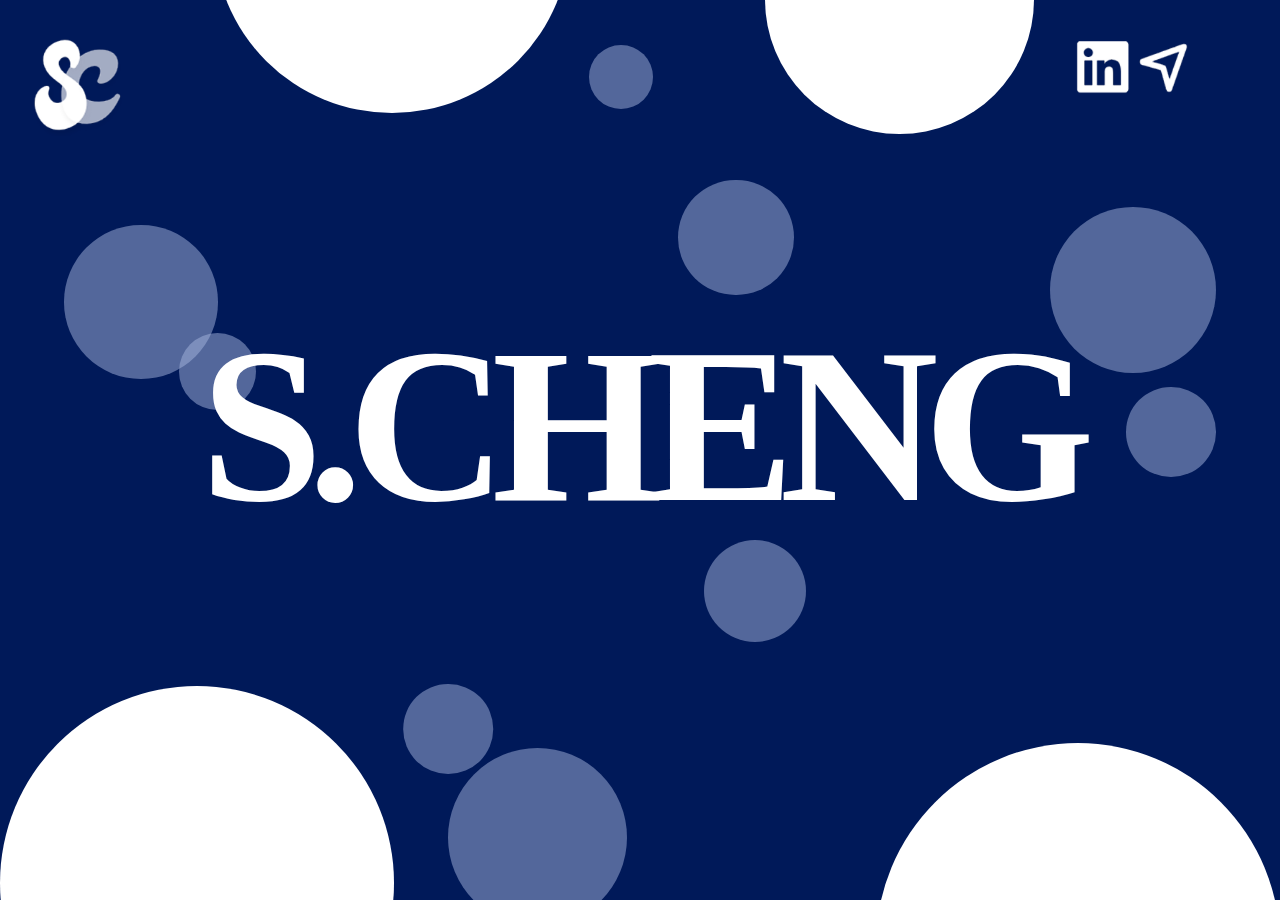
<file: index.html>
<!DOCTYPE html>
<html lang="en">
<head>
    <meta charset="UTF-8">
    <meta name="viewport" content="width=device-width, initial-scale=1.0">
    <title>Portfolio</title>
    <link rel="stylesheet" href="style.css">
</head>
<body>
    <div class="home-page">
        <div class="ellipse-design">
            <div class="circle circle-1"></div>
            <div class="circle circle-2"></div>
            <div class="circle circle-3"></div>
            <div class="circle circle-4"></div>
            <div class="circle circle-5"></div>
            <div class="circle circle-6"></div>
            <div class="circle circle-7"></div>
            <div class="circle circle-8"></div>
            <div class="circle circle-9"></div>
        </div>
        
        <!-- Header Elements -->
        <div class="home-button">
            <img src="assets/Home_button.png" alt="Home">
        </div>
        
        <a href="https://www.linkedin.com" target="_blank" class="linkedin-icon">
            <img src="assets/Linkedln.png" alt="LinkedIn">
        </a>
        
        <a href="mailto:contact@scheng.com" class="email-icon">
            <img src="assets/Email.png" alt="Email">
        </a>
        
        <!-- Main Title -->
        <div class="title-container">
            <div class="title-short">
                <h1 class="title-text">S.CHENG</h1>
            </div>
            <div class="title-full">
                <img src="assets/SheilaNicoleCheng.png" alt="Sheila Nicole Cheng">
            </div>
        </div>
        
        <!-- Button Circles -->
        <a href="posters.html" class="btn-circle posters-btn">Posters</a>
        <a href="contacts.html" class="btn-circle contacts-btn">Contacts</a>
        <a href="projects.html" class="btn-circle projects-btn">Projects</a>
        <a href="profile.html" class="btn-circle profile-btn">Profile</a>
    </div>
    <script src="script.js"></script>
</body>
</html>
</file>
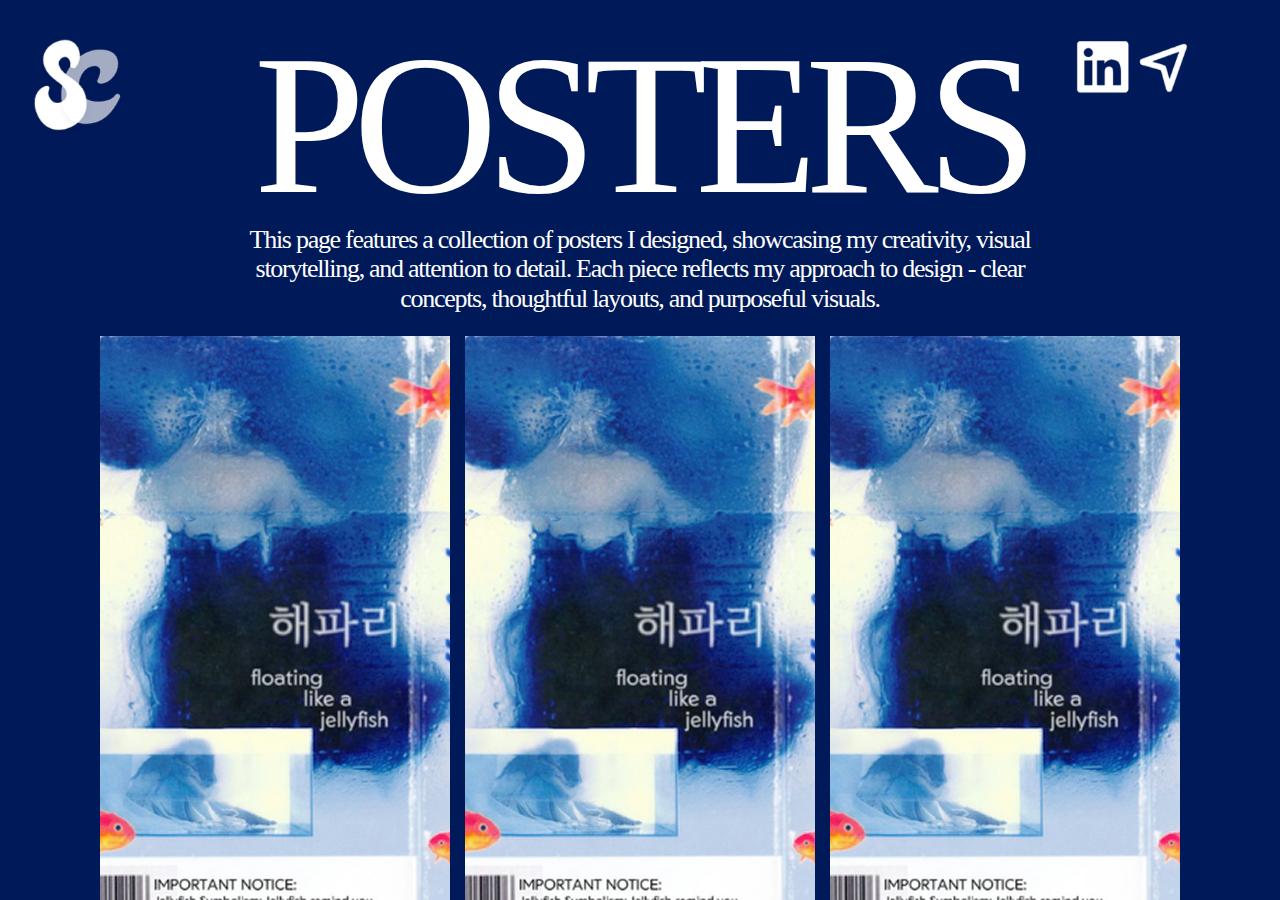
<file: posters.html>
<!DOCTYPE html>
<html lang="en">
<head>
    <meta charset="UTF-8">
    <meta name="viewport" content="width=device-width, initial-scale=1.0">
    <title>Posters - Portfolio</title>
    <link rel="stylesheet" href="style.css">
</head>
<body>
    <div class="posters-page">
        <!-- Scrollable Content -->
        <div class="posters-content">
            <!-- Header Elements -->
            <a href="index.html" class="home-button">
                <img src="assets/Home_button.png" alt="Home">
            </a>
            
            <a href="https://www.linkedin.com" target="_blank" class="linkedin-icon">
                <img src="assets/Linkedln.png" alt="LinkedIn">
            </a>
            
            <a href="mailto:contact@scheng.com" class="email-icon">
                <img src="assets/Email.png" alt="Email">
            </a>

            <!-- Main Content -->
            <div class="posters-wrapper">
                <!-- Page Title -->
                <h1 class="posters-title">POSTERS</h1>

                <!-- Description -->
                <p class="posters-description">This page features a collection of posters I designed, showcasing my creativity, visual storytelling, and attention to detail. Each piece reflects my approach to design - clear concepts, thoughtful layouts, and purposeful visuals.</p>

                <!-- Posters Grid -->
                <div class="posters-grid">
                    <div class="poster-item">
                        <img src="assets/ProjectSample.png" alt="Poster 1">
                        <div class="poster-overlay">
                            <h3 class="poster-title">Poster 1</h3>
                            <p class="poster-description">Creative poster design showcasing visual storytelling and artistic expression.</p>
                        </div>
                    </div>
                    <div class="poster-item">
                        <img src="assets/ProjectSample.png" alt="Poster 2">
                        <div class="poster-overlay">
                            <h3 class="poster-title">Poster 2</h3>
                            <p class="poster-description">Modern design approach with thoughtful layouts and purposeful visuals.</p>
                        </div>
                    </div>
                    <div class="poster-item">
                        <img src="assets/ProjectSample.png" alt="Poster 3">
                        <div class="poster-overlay">
                            <h3 class="poster-title">Poster 3</h3>
                            <p class="poster-description">Bold typography combined with striking imagery and clear concepts.</p>
                        </div>
                    </div>
                </div>
            </div>
        </div>
    </div>
</body>
</html>
</file>
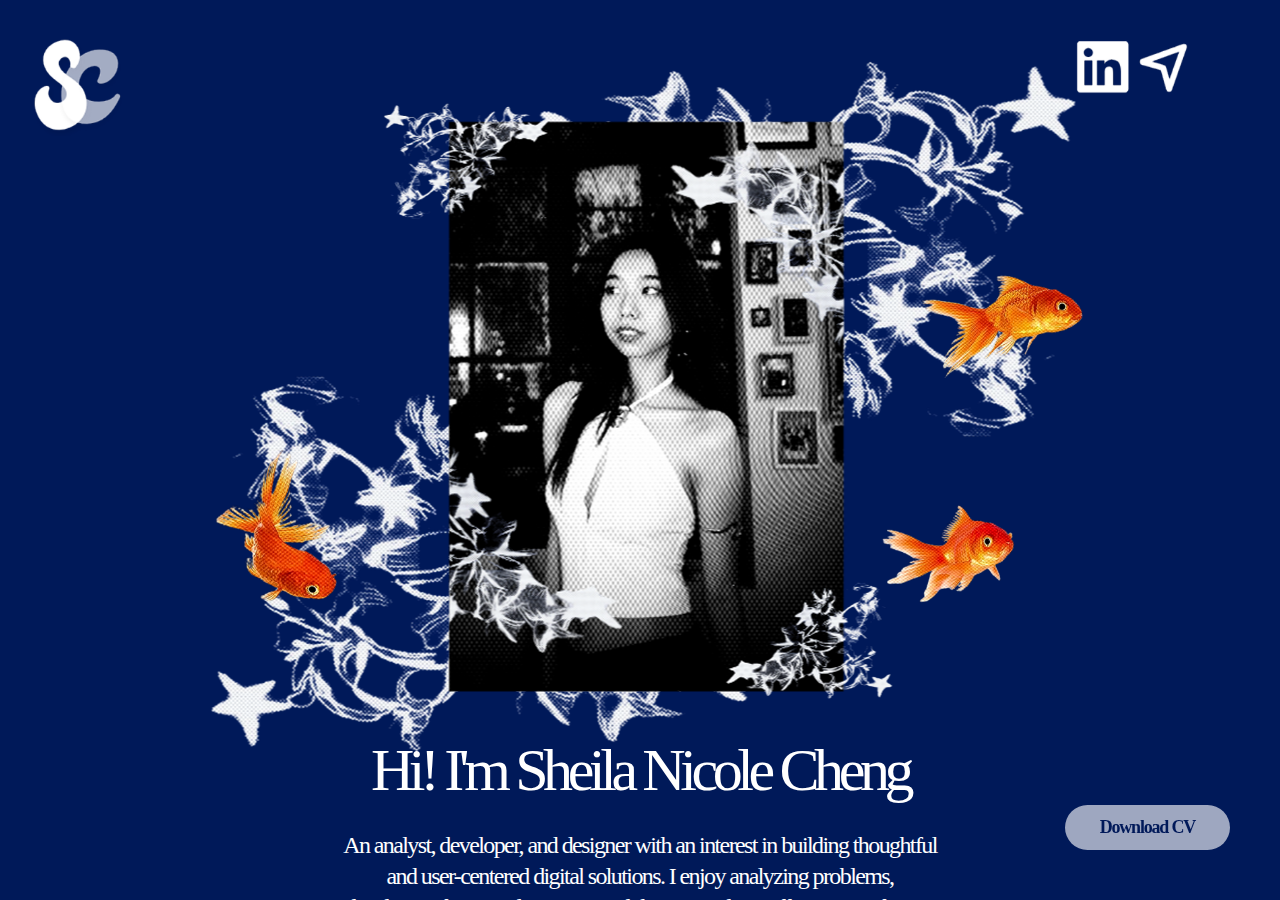
<file: profile.html>
<!DOCTYPE html>
<html lang="en">
<head>
    <meta charset="UTF-8">
    <meta name="viewport" content="width=device-width, initial-scale=1.0">
    <title>Profile - Sheila Nicole Cheng</title>
    <link rel="stylesheet" href="style.css">
</head>
<body>
    <div class="profile-page">
        <!-- Scrollable Content -->
        <div class="profile-content">
            <!-- Header Elements -->
            <a href="index.html" class="home-button">
                <img src="assets/Home_button.png" alt="Home">
            </a>
            
            <a href="https://www.linkedin.com" target="_blank" class="linkedin-icon">
                <img src="assets/Linkedln.png" alt="LinkedIn">
            </a>
            
            <a href="mailto:contact@scheng.com" class="email-icon">
                <img src="assets/Email.png" alt="Email">
            </a>

            <!-- Profile Picture -->
            <div class="profile-picture">
                <img src="assets/Profile_picture.png" alt="Profile">
            </div>

            <!-- Main Content -->
            <div class="content-wrapper">
                <!-- Title -->
                <h1 class="profile-title">Hi! I'm Sheila Nicole Cheng</h1>

                <!-- Bio Text -->
                <div class="bio-section">
                    <p class="bio-text">An analyst, developer, and designer with an interest in building thoughtful and user-centered digital solutions. I enjoy analyzing problems, developing functional systems, and designing clean, effective interfaces. I value clarity, creativity, and continuous learning, and I aim to create work that is both purposeful and impactful.</p>
                    
                    <p class="bio-text">Beyond the technical side, I enjoy approaching work with curiosity and balance. I believe good solutions come from both structure and creativity, and I value taking breaks, exploring new ideas, and learning through experience to stay grounded and inspired.</p>
                </div>

                <!-- Quote -->
                <p class="quote">I believe that what's meant for me will find me — so I focus on doing the work and letting things unfold.</p>

                <!-- Download CV Button -->
                <button class="cv-button">Download CV</button>
            </div>

            <!-- Decorative Fish Elements -->
            <div class="fish fish-1">
                <img src="assets/fish1.png" alt="">
            </div>
            <div class="fish fish-2">
                <img src="assets/fish2.png" alt="">
            </div>
            <div class="fish fish-3">
                <img src="assets/fish3.png" alt="">
            </div>
        </div>
    </div>
    <script>
        // Make fish elements draggable
        const fishes = document.querySelectorAll('.fish');
        let offsetX = 0;
        let offsetY = 0;
        let isDragging = false;
        let currentFish = null;

        fishes.forEach(fish => {
            fish.addEventListener('mousedown', (e) => {
                e.preventDefault();
                isDragging = true;
                currentFish = fish;
                
                // Calculate offset between mouse position and element position
                const rect = fish.getBoundingClientRect();
                offsetX = e.clientX - rect.left;
                offsetY = e.clientY - rect.top;
            });
        });

        document.addEventListener('mousemove', (e) => {
            if (isDragging && currentFish) {
                e.preventDefault();
                const x = e.clientX - offsetX;
                const y = e.clientY - offsetY;
                
                currentFish.style.left = x + 'px';
                currentFish.style.top = y + 'px';
            }
        });

        document.addEventListener('mouseup', () => {
            isDragging = false;
            currentFish = null;
        });
    </script>
</body>
</html>
</file>
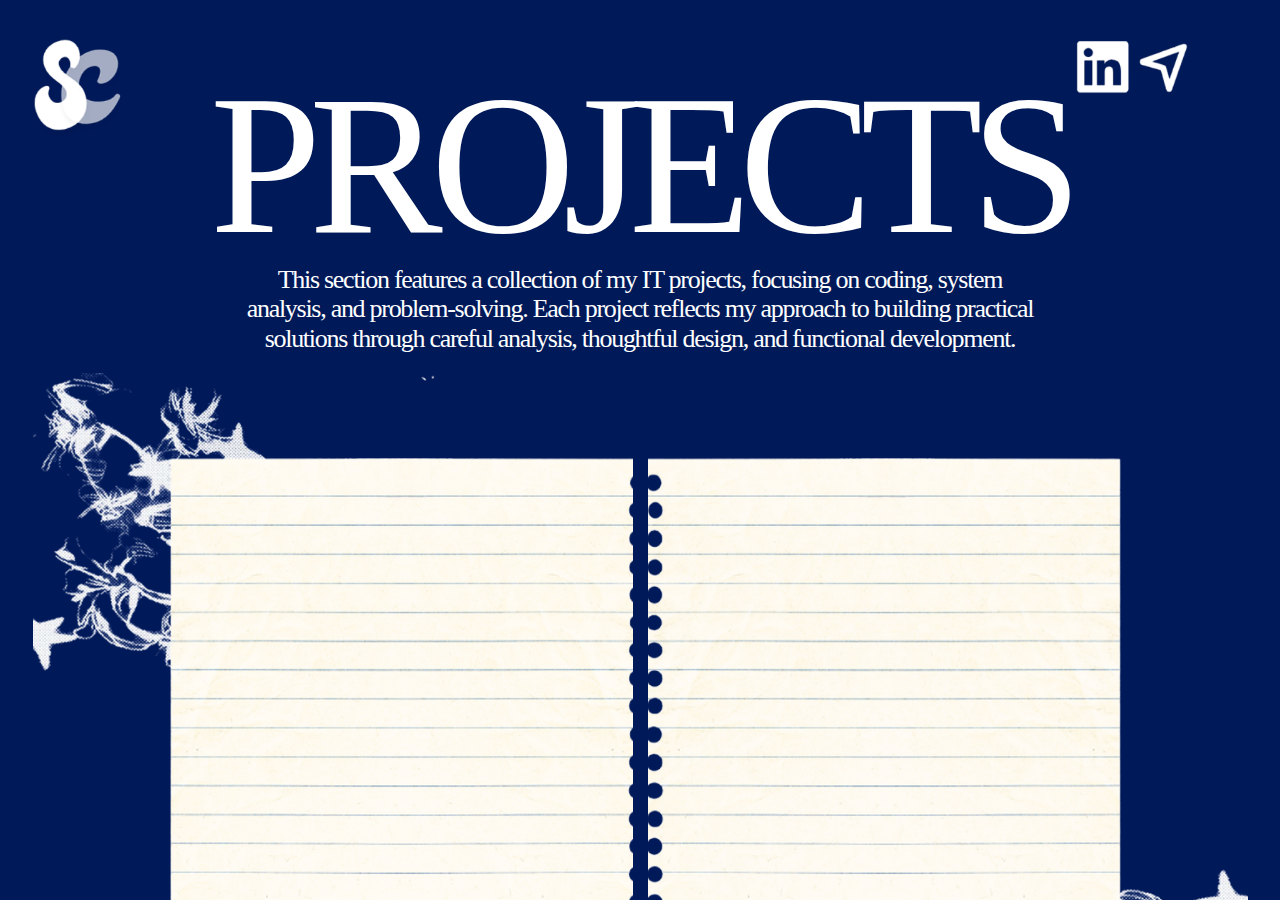
<file: projects.html>
<!DOCTYPE html>
<html lang="en">
<head>
    <meta charset="UTF-8">
    <meta name="viewport" content="width=device-width, initial-scale=1.0">
    <title>Projects - Portfolio</title>
    <link rel="stylesheet" href="style.css">
</head>
<body>
    <div class="projects-page">
        <!-- Scrollable Content -->
        <div class="projects-content">
            <!-- Header Elements -->
            <a href="index.html" class="home-button">
                <img src="assets/Home_button.png" alt="Home">
            </a>
            
            <a href="https://www.linkedin.com" target="_blank" class="linkedin-icon">
                <img src="assets/Linkedln.png" alt="LinkedIn">
            </a>
            
            <a href="mailto:contact@scheng.com" class="email-icon">
                <img src="assets/Email.png" alt="Email">
            </a>

            <!-- Main Content -->
            <div class="projects-wrapper">
                <!-- Page Title -->
                <h1 class="projects-title">PROJECTS</h1>

                <!-- Description -->
                <p class="projects-description">This section features a collection of my IT projects, focusing on coding, system analysis, and problem-solving. Each project reflects my approach to building practical solutions through careful analysis, thoughtful design, and functional development.</p>

                <!-- Projects Grid -->
                <div class="projects-grid">
                    <div class="project-item project-item-left" onclick="goToPage(1)">
                        <img src="assets/left_page1.png" alt="Left Page" id="leftPageImg">
                        <button class="zoom-btn" onclick="event.stopPropagation(); zoomImage(this.previousElementSibling.src)">
                            <svg width="24" height="24" viewBox="0 0 24 24" fill="none" stroke="white" stroke-width="2">
                                <circle cx="11" cy="11" r="8"></circle>
                                <path d="m21 21-4.35-4.35"></path>
                                <line x1="11" y1="8" x2="11" y2="14"></line>
                                <line x1="8" y1="11" x2="14" y2="11"></line>
                            </svg>
                        </button>
                    </div>
                    <div class="project-item project-item-right" onclick="goToPage(2)">
                        <img src="assets/right_page1.png" alt="Right Page" id="rightPageImg">
                        <button class="zoom-btn" onclick="event.stopPropagation(); zoomImage(this.previousElementSibling.src)">
                            <svg width="24" height="24" viewBox="0 0 24 24" fill="none" stroke="white" stroke-width="2">
                                <circle cx="11" cy="11" r="8"></circle>
                                <path d="m21 21-4.35-4.35"></path>
                                <line x1="11" y1="8" x2="11" y2="14"></line>
                                <line x1="8" y1="11" x2="14" y2="11"></line>
                            </svg>
                        </button>
                    </div>
                </div>

                <!-- LinkedIn Link Text -->
                <p class="projects-linkedin-text">Find more of my projects in my <a href="https://www.linkedin.com" target="_blank" class="linkedin-link">LinkedIn</a>!</p>
            </div>
        </div>
    </div>

    <!-- Zoom Modal -->
    <div id="zoomModal" class="zoom-modal" onclick="closeZoom()">
        <span class="zoom-close">&times;</span>
        <img class="zoom-modal-content" id="zoomedImage">
    </div>

    <script src="script.js"></script>
</body>
</html>
</file>
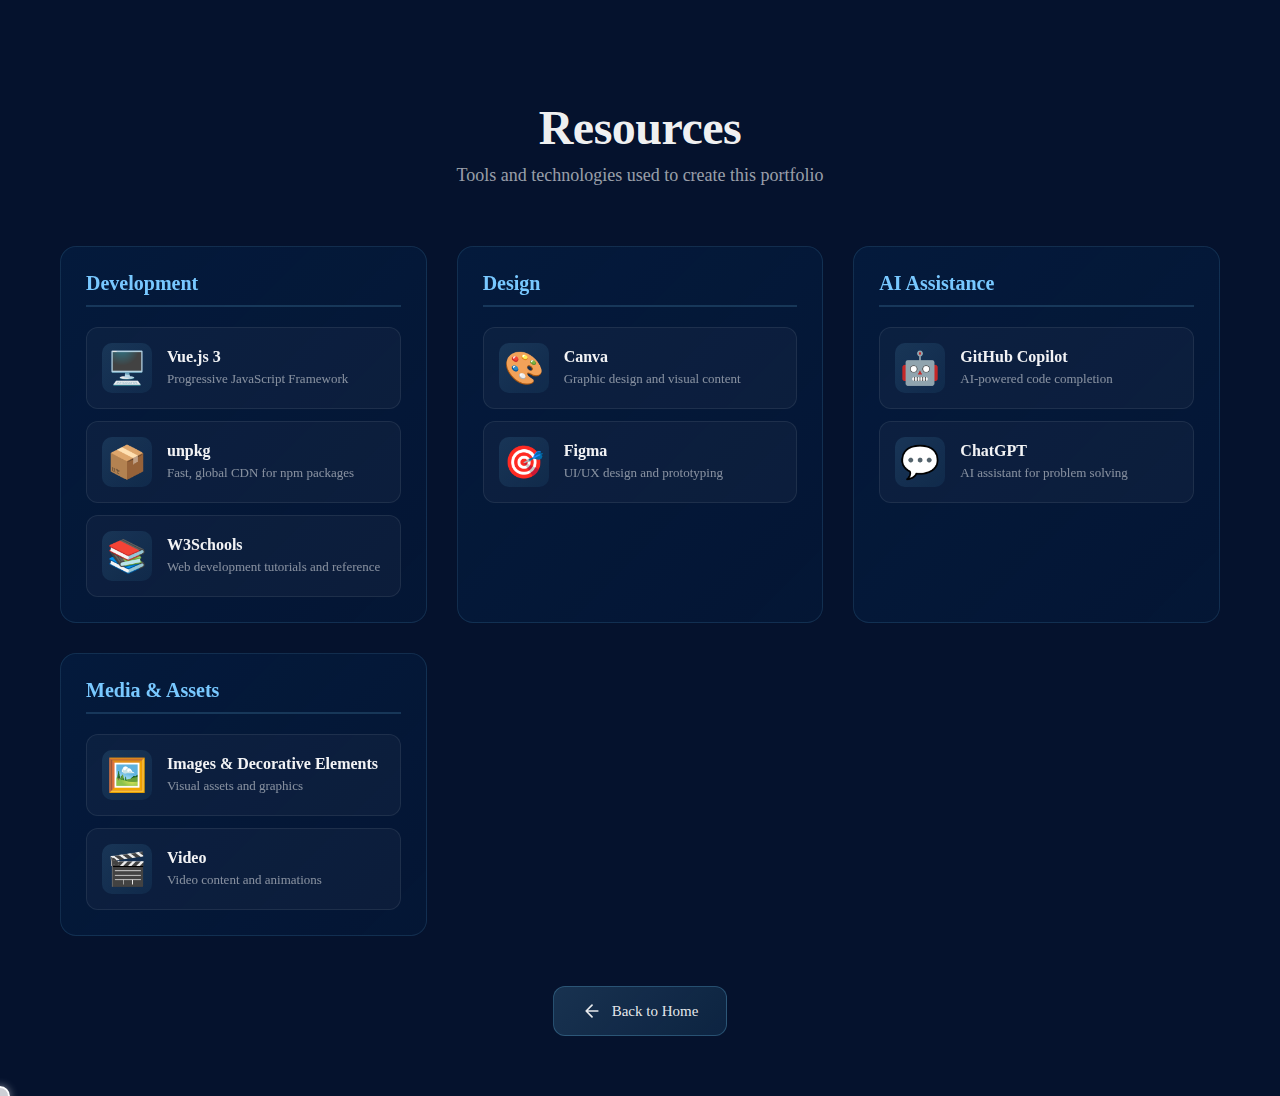
<file: resources.html>
<!DOCTYPE html>
<html lang="en">
<head>
    <meta charset="UTF-8">
    <meta name="viewport" content="width=device-width, initial-scale=1.0">
    <title>Resources - Portfolio</title>
    <link rel="icon" type="image/png" href="assets/logo/Portfolio_logo.png">
    <link rel="stylesheet" href="styles/base.css">
    <link rel="stylesheet" href="styles/resources.css">
</head>
<body>
    <!-- Page Transition Overlay -->
    <div class="page-transition-overlay"></div>


    <!-- Resources Page Content -->
    <div class="resources-page">
        <div class="resources-container">
            <h1 class="resources-title">Resources</h1>
            <p class="resources-subtitle">Tools and technologies used to create this portfolio</p>

            <div class="resources-grid">
                <!-- Development Tools -->
                <div class="resource-category">
                    <h2 class="category-title">Development</h2>
                    <div class="resource-list">
                        <a href="https://vuejs.org/" target="_blank" class="resource-item">
                            <div class="resource-icon">🖥️</div>
                            <div class="resource-info">
                                <h3>Vue.js 3</h3>
                                <p>Progressive JavaScript Framework</p>
                            </div>
                        </a>
                        
                        <a href="https://unpkg.com/" target="_blank" class="resource-item">
                            <div class="resource-icon">📦</div>
                            <div class="resource-info">
                                <h3>unpkg</h3>
                                <p>Fast, global CDN for npm packages</p>
                            </div>
                        </a>
                        
                        <a href="https://www.w3schools.com/" target="_blank" class="resource-item">
                            <div class="resource-icon">📚</div>
                            <div class="resource-info">
                                <h3>W3Schools</h3>
                                <p>Web development tutorials and reference</p>
                            </div>
                        </a>
                    </div>
                </div>

                <!-- Design Tools -->
                <div class="resource-category">
                    <h2 class="category-title">Design</h2>
                    <div class="resource-list">
                        <a href="https://www.canva.com/" target="_blank" class="resource-item">
                            <div class="resource-icon">🎨</div>
                            <div class="resource-info">
                                <h3>Canva</h3>
                                <p>Graphic design and visual content</p>
                            </div>
                        </a>
                        
                        <a href="https://www.figma.com/" target="_blank" class="resource-item">
                            <div class="resource-icon">🎯</div>
                            <div class="resource-info">
                                <h3>Figma</h3>
                                <p>UI/UX design and prototyping</p>
                            </div>
                        </a>
                    </div>
                </div>

                <!-- AI Assistance -->
                <div class="resource-category">
                    <h2 class="category-title">AI Assistance</h2>
                    <div class="resource-list">
                        <a href="https://github.com/features/copilot" target="_blank" class="resource-item">
                            <div class="resource-icon">🤖</div>
                            <div class="resource-info">
                                <h3>GitHub Copilot</h3>
                                <p>AI-powered code completion</p>
                            </div>
                        </a>
                        
                        <a href="https://chat.openai.com/" target="_blank" class="resource-item">
                            <div class="resource-icon">💬</div>
                            <div class="resource-info">
                                <h3>ChatGPT</h3>
                                <p>AI assistant for problem solving</p>
                            </div>
                        </a>
                    </div>
                </div>

                <!-- Media & Assets -->
                <div class="resource-category">
                    <h2 class="category-title">Media & Assets</h2>
                    <div class="resource-list">
                        <a href="#" class="resource-item">
                            <div class="resource-icon">🖼️</div>
                            <div class="resource-info">
                                <h3>Images & Decorative Elements</h3>
                                <p>Visual assets and graphics</p>
                            </div>
                        </a>
                        
                        <a href="#" class="resource-item">
                            <div class="resource-icon">🎬</div>
                            <div class="resource-info">
                                <h3>Video</h3>
                                <p>Video content and animations</p>
                            </div>
                        </a>
                    </div>
                </div>
            </div>

            <!-- Back to Home -->
            <a href="index.html" class="back-home-btn">
                <svg width="20" height="20" viewBox="0 0 24 24" fill="none" stroke="currentColor">
                    <path d="M19 12H5M12 19l-7-7 7-7" stroke-width="2" stroke-linecap="round" stroke-linejoin="round"/>
                </svg>
                Back to Home
            </a>
        </div>
    </div>

    <script src="js/navigation.js"></script>
    <script src="js/theme-color.js"></script>
    <script src="js/cursor.js"></script>
</body>
</html>
</file>
<file: style.css>
* {
    margin: 0;
    padding: 0;
    box-sizing: border-box;
}

body {
    width: 100%;
    height: 100vh;
    overflow: hidden;
}

.home-page {
    position: relative;
    width: 100%;
    height: 100vh;
    background: #001959;
    overflow: hidden;
}

.ellipse-design {
    position: absolute;
    top: 0;
    left: 0;
    width: 100%;
    height: 100%;
}

.circle {
    position: absolute;
    border-radius: 50%;
    background: rgba(166, 181, 221, 0.5);
    transition: all 0.6s cubic-bezier(0.25, 0.46, 0.45, 0.94);
}

/* Large circle top-left */
.circle-1 {
    width: 12vw;
    height: 12vw;
    top: 25%;
    left: 5%;
}

/* Small circle near top-left */
.circle-2 {
    width: 6vw;
    height: 6vw;
    top: 37%;
    left: 14%;
}

/* Medium circle top-center */
.circle-3 {
    width: 8vw;
    height: 8vw;
    top: 60%;
    left: 55%;
}

/* Small circle top-right */
.circle-4 {
    width: 5vw;
    height: 5vw;
    top: 5%;
    left: 46%;
}

/* Medium circle center-right */
.circle-5 {
    width: 9vw;
    height: 9vw;
    top: 20%;
    left: 53%;
}

/* Large circle right */
.circle-6 {
    width: 13vw;
    height: 13vw;
    top: 23%;
    right: 5%;
}

/* Small circle bottom-right */
.circle-7 {
    width: 7vw;
    height: 7vw;
    top: 43%;
    right: 5%;
}

/* Medium circle center */
.circle-8 {
    width: 7vw;
    height: 7vw;
    bottom: 14%;
    left: 35%;
    transform: translateX(-50%);
}

/* Large circle bottom-left */
.circle-9 {
    width: 14vw;
    height: 14vw;
    bottom: -3%;
    left: 35%;
}

/* Mobile responsiveness */
@media (max-width: 768px) {
    .circle-1 { width: 18vw; height: 18vw; top: 22%; left: 4%; }
    .circle-2 { width: 9vw; height: 9vw; top: 35%; left: 12%; }
    .circle-3 { width: 12vw; height: 12vw; top: 58%; left: 53%; }
    .circle-4 { width: 8vw; height: 8vw; top: 4%; left: 44%; }
    .circle-5 { width: 14vw; height: 14vw; top: 18%; left: 51%; }
    .circle-6 { width: 20vw; height: 20vw; top: 21%; right: 4%; }
    .circle-7 { width: 11vw; height: 11vw; top: 41%; right: 4%; }
    .circle-8 { width: 11vw; height: 11vw; bottom: 13%; left: 33%; }
    .circle-9 { width: 22vw; height: 22vw; bottom: -2%; left: 33%; }
}

@media (max-width: 480px) {
    .circle-1 { width: 24vw; height: 24vw; top: 20%; left: 3%; }
    .circle-2 { width: 12vw; height: 12vw; top: 33%; left: 10%; }
    .circle-3 { width: 16vw; height: 16vw; top: 56%; left: 50%; }
    .circle-4 { width: 10vw; height: 10vw; top: 3%; left: 42%; }
    .circle-5 { width: 18vw; height: 18vw; top: 16%; left: 48%; }
    .circle-6 { width: 26vw; height: 26vw; top: 19%; right: 3%; }
    .circle-7 { width: 14vw; height: 14vw; top: 39%; right: 3%; }
    .circle-8 { width: 14vw; height: 14vw; bottom: 12%; left: 30%; }
    .circle-9 { width: 28vw; height: 28vw; bottom: -1%; left: 30%; }
}

/* Header Elements */
.home-button {
    position: absolute;
    top: 4%;
    left: 2.3%;
    width: 7.3%;
    aspect-ratio: 131 / 140;
    cursor: pointer;
    z-index: 100;
    transition: transform 0.3s ease;
    overflow: hidden;
}

.home-button:hover {
    transform: scale(1.05);
}

.home-button img {
    width: 100%;
    height: 100%;
    object-fit: contain;
}

.linkedin-icon {
    position: absolute;
    top: 4.2%;
    right: 11.7%;
    width: 4.3%;
    aspect-ratio: 78 / 82;
    cursor: pointer;
    z-index: 100;
    transition: transform 0.3s ease;
    overflow: hidden;
}

.linkedin-icon:hover {
    transform: scale(1.1);
}

.linkedin-icon img {
    width: 100%;
    height: 100%;
    object-fit: contain;
}

.email-icon {
    position: absolute;
    top: 4.6%;
    right: 7.2%;
    width: 4%;
    aspect-ratio: 72 / 72;
    cursor: pointer;
    z-index: 100;
    transition: transform 0.3s ease;
    overflow: hidden;
}

.email-icon:hover {
    transform: scale(1.1);
}

.email-icon img {
    width: 100%;
    height: 100%;
    object-fit: contain;
}

/* Main Title Container */
.title-container {
    position: absolute;
    top: 50%;
    left: 50%;
    transform: translate(-50%, -50%);
    z-index: 50;
    cursor: pointer;
}

/* S.Cheng - Short Title */
.title-short {
    position: absolute;
    top: 40%;
    left: 50%;
    transform: translate(-50%, -50%);
    width: 915px;
    height: 300px;
    max-width: 90vw;
    overflow: hidden;
    transition: opacity 0.4s ease;
}

.title-text {
    font-family: 'Playfair Display', serif;
    font-size: 220px;
    font-weight: bold;
    color: white;
    text-align: center;
    letter-spacing: -15px;
    line-height: normal;
    margin: 0;
    white-space: nowrap;
}


/* Sheila Nicole Cheng - Full Name */
.title-full {
    position: absolute;
    top: 50%;
    left: 50%;
    transform: translate(-50%, -50%);
    width: 600px;
    height: 540px;
    max-width: 90vw;
    overflow: hidden;
    opacity: 0;
    transition: opacity 0.4s ease;
    pointer-events: none;
}

.title-full img {
    width: 100%;
    height: 100%;
    object-fit: contain;
}

/* Hover Effects */
.title-container:hover .title-short {
    opacity: 0;
}

.title-container:hover .title-full {
    opacity: 1;
}

/* Adjust button circles when hovering over title */
.title-container:hover ~ .posters-btn {
    top: -45%;
}

.title-container:hover ~ .contacts-btn {
    top: -35%;
}

.title-container:hover ~ .projects-btn {
    bottom: -45%;
}

.title-container:hover ~ .profile-btn {
    bottom: -35%;
}

/* Mobile responsiveness for header elements */
@media (max-width: 768px) {
    .home-button {
        width: 12%;
        top: 3%;
        left: 3%;
    }
    
    .linkedin-icon {
        width: 8%;
        right: 12%;
    }
    
    .email-icon {
        width: 7%;
        right: 3%;
    }
    
    .title-short {
        width: 70vw;
        height: auto;
        aspect-ratio: 915 / 237;
    }

    .title-text {
        font-size: 85px;
        letter-spacing: -6px;
    }
    
    .title-short img {
        width: 196.53%;
        height: 426.58%;
        left: -47.88%;
        top: -167.09%;
    }
    
    .title-full {
        width: 60vw;
        height: auto;
        aspect-ratio: 600 / 540;
    }
    
    .title-full img {
        width: 220.73%;
        height: 137.63%;
        left: -57.58%;
        top: -25.67%;
    }
}

@media (max-width: 480px) {
    .home-button {
        width: 15%;
    }
    
    .linkedin-icon {
        width: 10%;
        right: 15%;
    }
    
    .email-icon {
        width: 9%;
        right: 3%;
    }
    
    .title-short {
        width: 50vw;
        height: auto;
        aspect-ratio: 915 / 237;
    }

    .title-text {
        font-size: 40px;
        letter-spacing: -3px;
    }
    
    .title-short img {
        width: 196.53%;
        height: 426.58%;
        left: -47.88%;
        top: -167.09%;
    }
    
    .title-full {
        width: 45vw;
        height: auto;
        aspect-ratio: 600 / 540;
    }
    
    .title-full img {
        width: 220.73%;
        height: 137.63%;
        left: -57.58%;
        top: -25.67%;
    }
}

/* Button Circles */
.btn-circle {
    position: absolute;
    border-radius: 50%;
    background: white;
    cursor: pointer;
    z-index: 60;
    transition: transform 0.2s ease, background 0s, color 0s, font-size 0s, box-shadow 0.2s ease, top 0.8s ease, bottom 0.8s ease;
    display: flex;
    align-items: center;
    justify-content: center;
    color: #173a94;
    font-family: 'Playfair Display', serif;
    font-size: 75px;
    font-weight: normal;
    text-align: center;
    overflow: hidden;
    font-size: 0;
    text-decoration: none;
}

.btn-circle:hover {
    background: #E0380B;
    transform: scale(1.05);
    box-shadow: 0 8px 16px rgba(0, 0, 0, 0.2);
    color: #173a94;
    font-size: 75px;
}

/* Posters Button - Top Left */
.posters-btn {
    width: 27.8%;
    aspect-ratio: 1 / 1;
    top: -27%;
    left: 16.7%;
}

/* Contacts Button - Top Right */
.contacts-btn {
    width: 21%;
    aspect-ratio: 1 / 1;
    top: -15%;
    left: 59.8%;
}

/* Projects Button - Bottom Right */
.projects-btn {
    width: 31.6%;
    aspect-ratio: 1 / 1;
    bottom: -27.5%;
    right: 0%;
}

/* Profile Button - Bottom Left */
.profile-btn {
    width: 30.8%;
    aspect-ratio: 1 / 1;
    bottom: -20%;
    left: 0%;
}

/* Responsive adjustments for button circles */
@media (max-width: 768px) {
    .posters-btn { width: 35%; top: 5%; left: 12%; }
    .contacts-btn { width: 28%; top: 12%; left: 60%; }
    .projects-btn { width: 38%; bottom: 5%; right: 2%; }
    .profile-btn { width: 38%; bottom: 8%; left: 2%; }
}

@media (max-width: 480px) {
    .posters-btn { width: 42%; top: 10%; left: 8%; }
    .contacts-btn { width: 35%; top: 18%; left: 55%; }
    .projects-btn { width: 48%; bottom: 8%; right: 3%; }
    .profile-btn { width: 46%; bottom: 10%; left: 3%; }
}

/* ============ PROFILE PAGE STYLES ============ */

.profile-page {
    position: relative;
    width: 100%;
    height: 100vh;
    background: #001959;
    display: flex;
    flex-direction: column;
    overflow: hidden;
}

/* Profile page header uses same home-button, linkedin-icon, email-icon as home page */
.profile-page .home-button {
    position: absolute;
    top: 4%;
    left: 2.3%;
    z-index: 100;
    text-decoration: none;
}

.profile-page .linkedin-icon {
    position: absolute;
    top: 4.2%;
    right: 11.7%;
    z-index: 100;
}

.profile-page .email-icon {
    position: absolute;
    top: 4.6%;
    right: 7.2%;
    z-index: 100;
}

/* Profile Content - Scrollable */
.profile-content {
    position: relative;
    width: 100%;
    height: 100%;
    overflow-y: scroll;
    overflow-x: hidden;
    padding-top: 40px;
    scroll-behavior: smooth;
}

/* Hide scrollbar for Chrome, Safari and Opera */
.profile-content::-webkit-scrollbar {
    display: none;
}

/* Hide scrollbar for IE, Edge and Firefox */
.profile-content {
    -ms-overflow-style: none;
    scrollbar-width: none;
}

/* Profile Picture */
.profile-picture {
    position: absolute;
    top: 50px;
    left: 50%;
    transform: translateX(-50%);
    width: 915px;
    height: 723px;
    overflow: hidden;
    z-index: 10;
}

.profile-picture img {
    position: absolute;
    width: 100%;
    height: 100%;
    left: 0;
    top: 0;
    object-fit: cover;
}

/* Content Wrapper */
.content-wrapper {
    position: relative;
    margin-top: 700px;
    padding: 0 50px 100px;
    text-align: center;
    max-width: 700px;
    margin-left: auto;
    margin-right: auto;
}

/* Profile Title */
.profile-title {
    font-size: 60px;
    font-weight: normal;
    color: white;
    margin-bottom: 30px;
    letter-spacing: -5.4px;
    line-height: 1;
    font-family: 'Playfair Display', serif;
}

/* Bio Section */
.bio-section {
    margin-bottom: 30px;
    max-width: 600px;
    margin-left: auto;
    margin-right: auto;
}

.bio-text {
    font-size: 24px;
    font-weight: normal;
    color: white;
    line-height: 1.3;
    margin-bottom: 20px;
    letter-spacing: -1.6px;
    font-family: 'Playfair Display', serif;
}

/* Quote */
.quote {
    font-size: 20px;
    font-style: italic;
    color: rgba(255, 255, 255, 0.67);
    line-height: 1.1;
    margin-bottom: 50px;
    letter-spacing: -1.48px;
    font-family: 'Playfair Display', serif;
    max-width: 500px;
    margin-left: auto;
    margin-right: auto;
}

/* CV Button */
.cv-button {
    position: fixed;
    bottom: 50px;
    right: 50px;
    background: rgba(255, 255, 255, 0.62);
    color: #001959;
    border: none;
    border-radius: 32px;
    padding: 12px 35px;
    font-size: 18px;
    font-family: 'Playfair Display', serif;
    font-weight: bold;
    cursor: pointer;
    transition: all 0.3s ease;
    letter-spacing: -1.2px;
    z-index: 100;
}

.cv-button:hover {
    background: rgba(255, 255, 255, 0.85);
    transform: translateY(-5px);
    box-shadow: 0 10px 25px rgba(0, 0, 0, 0.2);
}

/* Decorative Fish Elements */
.fish {
    position: fixed;
    overflow: hidden;
    z-index: 10000;
    cursor: grab;
    user-select: none;
    pointer-events: auto;
}

.fish:active {
    cursor: grabbing;
}

.fish-1 {
    width: 150px;
    height: 105px;
    right: 20%;
    top: 500px;
}

.fish-1 img {
    position: absolute;
    width: 100%;
    height: 100%;
    left: 0;
    top: 0;
    object-fit: contain;
}

.fish-2 {
    width: 170px;
    height: 112px;
    right: 15%;
    top: 30%;
}

.fish-2 img {
    position: absolute;
    width: 100%;
    height: 100%;
    left: 0;
    top: 0;
    object-fit: contain;
}

.fish-3 {
    width: 145px;
    height: 160px;
    left: 16%;
    top: 50%;
}

.fish-3 img {
    position: absolute;
    width: 100%;
    height: 100%;
    left: 0;
    top: 0;
    object-fit: contain;
}

/* Profile Page Tablet Responsiveness */
@media (max-width: 768px) {
    .profile-page .home-button {
        width: 12%;
        top: 3%;
        left: 3%;
    }

    .profile-page .linkedin-icon {
        width: 8%;
        right: 12%;
    }

    .profile-page .email-icon {
        width: 7%;
        right: 3%;
    }

    .profile-picture {
        width: 500px;
        height: 400px;
        top: 40px;
    }

    .content-wrapper {
        margin-top: 450px;
        padding: 0 30px 80px;
    }

    .profile-title {
        font-size: 50px;
        margin-bottom: 30px;
        letter-spacing: -3px;
    }

    .bio-text {
        font-size: 20px;
        margin-bottom: 20px;
        letter-spacing: -0.8px;
    }

    .quote {
        font-size: 18px;
        margin-bottom: 40px;
        letter-spacing: -0.7px;
    }

    .cv-button {
        padding: 15px 40px;
        font-size: 18px;
        letter-spacing: -0.7px;
    }

    .fish-1,
    .fish-2,
    .fish-3 {
        display: none;
    }
}

/* Profile Page Mobile Responsiveness */
@media (max-width: 480px) {
    .profile-page .home-button {
        width: 15%;
        top: 1.5%;
        left: 2%;
    }

    .profile-page .linkedin-icon {
        width: 10%;
        right: 15%;
    }

    .profile-page .email-icon {
        width: 9%;
        right: 3%;
    }

    .profile-picture {
        width: 280px;
        height: 220px;
        top: 20px;
    }

    .content-wrapper {
        margin-top: 260px;
        padding: 0 20px 60px;
    }

    .profile-title {
        font-size: 28px;
        margin-bottom: 20px;
        letter-spacing: -1.5px;
    }

    .bio-text {
        font-size: 14px;
        margin-bottom: 15px;
        letter-spacing: -0.5px;
        line-height: 1.3;
    }

    .quote {
        font-size: 13px;
        margin-bottom: 30px;
        letter-spacing: -0.5px;
        line-height: 1.1;
    }

    .cv-button {
        padding: 12px 30px;
        font-size: 14px;
        border-radius: 24px;
        letter-spacing: -0.5px;
    }

    .fish-1,
    .fish-2,
    .fish-3 {
        display: none;
    }
}

/* ============ POSTERS PAGE STYLES ============ */

.posters-page {
    position: relative;
    width: 100%;
    height: 100vh;
    background: #001959;
    display: flex;
    flex-direction: column;
    overflow: hidden;
}

/* Posters page header uses same header structure as profile page */
.posters-page .home-button {
    position: absolute;
    top: 4%;
    left: 2.3%;
    z-index: 100;
}

.posters-page .linkedin-icon {
    position: absolute;
    top: 4.2%;
    right: 11.7%;
    z-index: 100;
}

.posters-page .email-icon {
    position: absolute;
    top: 4.6%;
    right: 7.2%;
    z-index: 100;
}

/* Posters Content - Scrollable */
.posters-content {
    position: relative;
    width: 100%;
    height: 100%;
    overflow-y: scroll;
    overflow-x: hidden;
    padding-top: 0px;
    scroll-behavior: smooth;
}

/* Hide scrollbar for Chrome, Safari and Opera */
.posters-content::-webkit-scrollbar {
    display: none;
}

/* Hide scrollbar for IE, Edge and Firefox */
.posters-content {
    -ms-overflow-style: none;
    scrollbar-width: none;
}

/* Posters Wrapper */
.posters-wrapper {
    position: relative;
    padding: 25px 50px 100px;
    text-align: center;
    max-width: 1800px;
    margin-left: auto;
    margin-right: auto;
}

/* Posters Title */
.posters-title {
    font-size: 200px;
    font-weight: normal;
    color: white;
    margin-bottom: 0px;
    letter-spacing: -12px;
    line-height: 1;
    font-family: 'Playfair Display', serif;
}

/* Posters Description */
.posters-description {
    font-size: 26px;
    font-weight: normal;
    color: white;
    line-height: 1.125;
    margin-bottom: 2%;
    letter-spacing: -1.28px;
    font-family: 'Playfair Display', serif;
    max-width: 800px;
    margin-left: auto;
    margin-right: auto;
}

/* Posters Grid */
.posters-grid {
    display: flex;
    justify-content: center;
    gap: 15px;
    flex-wrap: nowrap;
    padding: 0 50px;
    max-width: 1650px;
    margin: 0 auto;
}

.poster-item {
    width: 497px;
    height: 661px;
    overflow: hidden;
    position: relative;
    transition: transform 0.3s ease;
}

.poster-item:hover {
    transform: translateY(-10px);
}

.poster-item img {
    width: 100%;
    height: 100%;
    object-fit: cover;
    display: block;
}

.poster-overlay {
    position: absolute;
    top: 0;
    left: 0;
    width: 100%;
    height: 100%;
    background: rgba(0, 25, 89, 0.9);
    display: flex;
    flex-direction: column;
    justify-content: center;
    align-items: center;
    padding: 40px;
    opacity: 0;
    transition: opacity 0.3s ease;
}

.poster-item:hover .poster-overlay {
    opacity: 1;
}

.poster-title {
    font-size: 40px;
    font-weight: bold;
    color: white;
    font-family: 'Playfair Display', serif;
    letter-spacing: -1.2px;
    margin: 0 0 20px 0;
    text-align: center;
}

.poster-description {
    font-size: 24px;
    font-weight: normal;
    color: white;
    font-family: 'Playfair Display', serif;
    line-height: 1.4;
    margin: 0;
    text-align: center;
}

/* Posters Page Tablet Responsiveness */
@media (max-width: 768px) {
    .posters-page .home-button {
        width: 12%;
        top: 3%;
        left: 3%;
    }

    .posters-page .linkedin-icon {
        width: 8%;
        right: 12%;
    }

    .posters-page .email-icon {
        width: 7%;
        right: 3%;
    }

    .posters-wrapper {
        padding: 50px 30px 80px;
    }

    .posters-title {
        font-size: 100px;
        margin-bottom: 30px;
        letter-spacing: -6px;
    }

    .posters-description {
        font-size: 20px;
        margin-bottom: 50px;
        letter-spacing: -0.8px;
    }

    .posters-grid {
        gap: 30px;
        padding: 0 20px;
        flex-wrap: wrap;
    }

    .poster-item {
        width: 100%;
        max-width: 350px;
        height: auto;
        aspect-ratio: 497 / 661;
    }

    .poster-overlay {
        padding: 30px;
    }

    .poster-title {
        font-size: 32px;
        margin: 0 0 15px 0;
    }

    .poster-description {
        font-size: 18px;
    }
}

/* Posters Page Mobile Responsiveness */
@media (max-width: 480px) {
    .posters-page .home-button {
        width: 15%;
        top: 1.5%;
        left: 2%;
    }

    .posters-page .linkedin-icon {
        width: 10%;
        right: 15%;
    }

    .posters-page .email-icon {
        width: 9%;
        right: 3%;
    }

    .posters-wrapper {
        padding: 30px 20px 60px;
    }

    .posters-title {
        font-size: 50px;
        margin-bottom: 20px;
        letter-spacing: -3px;
    }

    .posters-description {
        font-size: 14px;
        margin-bottom: 40px;
        letter-spacing: -0.5px;
        line-height: 1.2;
    }

    .posters-grid {
        gap: 20px;
        padding: 0 10px;
        flex-wrap: wrap;
        flex-direction: column;
        align-items: center;
    }

    .poster-item {
        width: 90%;
        max-width: 280px;
        height: auto;
        aspect-ratio: 497 / 661;
    }

    .poster-overlay {
        padding: 20px;
    }

    .poster-title {
        font-size: 24px;
        margin: 0 0 10px 0;
    }

    .poster-description {
        font-size: 14px;
        line-height: 1.3;
    }
}

/* ============ PROJECTS PAGE STYLES ============ */

.projects-page {
    position: relative;
    width: 100%;
    height: 100vh;
    background: #001959;
    display: flex;
    flex-direction: column;
    overflow: hidden;
}

/* Projects page header uses same header structure as other pages */
.projects-page .home-button {
    position: absolute;
    top: 4%;
    left: 2.3%;
    z-index: 100;
}

.projects-page .linkedin-icon {
    position: absolute;
    top: 4.2%;
    right: 11.7%;
    z-index: 100;
}

.projects-page .email-icon {
    position: absolute;
    top: 4.6%;
    right: 7.2%;
    z-index: 100;
}

/* Projects Content - Scrollable */
.projects-content {
    position: relative;
    width: 100%;
    height: 100%;
    overflow-y: scroll;
    overflow-x: hidden;
    padding-top: 40px;
    scroll-behavior: smooth;
}

/* Hide scrollbar for Chrome, Safari and Opera */
.projects-content::-webkit-scrollbar {
    display: none;
}

/* Hide scrollbar for IE, Edge and Firefox */
.projects-content {
    -ms-overflow-style: none;
    scrollbar-width: none;
}

/* Projects Wrapper */
.projects-wrapper {
    position: relative;
    padding: 25px 50px 100px;
    text-align: center;
    max-width: 2400px;
    margin-left: auto;
    margin-right: auto;
}

/* Projects Title */
.projects-title {
    font-size: 200px;
    font-weight: normal;
    color: white;
    margin-bottom: 0px;
    letter-spacing: -12px;
    line-height: 1;
    font-family: 'Playfair Display', serif;
}

/* Projects Description */
.projects-description {
    font-size: 26px;
    font-weight: normal;
    color: white;
    line-height: 1.125;
    margin-bottom: 20px;
    letter-spacing: -1.28px;
    font-family: 'Playfair Display', serif;
    max-width: 800px;
    margin-left: auto;
    margin-right: auto;
}

/* Projects Grid */
.projects-grid {
    display: flex;
    justify-content: center;
    gap: 15px;
    flex-wrap: nowrap;
    padding: 0 50px;
    max-width: 100%;
    margin: 0 auto;
}

.project-item {
    width: 45vw;
    height: 80vh;
    max-width: 900px;
    max-height: 1000px;
    min-width: 600px;
    min-height: 700px;
    overflow: hidden;
    position: relative;
    transition: transform 0.3s ease;
    cursor: pointer;
}

.project-item:hover {
    transform: translateY(-10px);
}

/* Zoom Button */
.zoom-btn {
    position: absolute;
    top: 20px;
    right: 20px;
    width: 50px;
    height: 50px;
    background: rgba(0, 25, 89, 0.8);
    border: 2px solid white;
    border-radius: 50%;
    display: flex;
    align-items: center;
    justify-content: center;
    cursor: pointer;
    opacity: 0;
    transition: opacity 0.3s ease, background 0.3s ease;
    z-index: 10;
}

.project-item:hover .zoom-btn {
    opacity: 1;
}

.zoom-btn:hover {
    background: rgba(224, 56, 11, 0.9);
    transform: scale(1.1);
}

/* Zoom Modal */
.zoom-modal {
    display: none;
    position: fixed;
    z-index: 10000;
    left: 0;
    top: 0;
    width: 100%;
    height: 100%;
    background-color: rgba(0, 0, 0, 0.9);
    overflow: auto;
}

.zoom-modal-content {
    margin: auto;
    display: block;
    max-width: 90%;
    max-height: 90%;
    position: absolute;
    top: 50%;
    left: 50%;
    transform: translate(-50%, -50%);
    animation: zoom 0.3s;
}

@keyframes zoom {
    from {transform: translate(-50%, -50%) scale(0.5);}
    to {transform: translate(-50%, -50%) scale(1);}
}

.zoom-close {
    position: absolute;
    top: 30px;
    right: 50px;
    color: white;
    font-size: 50px;
    font-weight: bold;
    cursor: pointer;
    transition: color 0.3s;
    z-index: 10001;
}

.zoom-close:hover {
    color: #E0380B;
}

.project-item img {
    width: 100%;
    height: 100%;
    object-fit: cover;
    display: block;
}

/* Specific positioning for each project image from Figma */
.project-item-1 img {
    width: 100%;
    height: 100%;
    object-fit: cover;
}

.project-item-2 img {
    width: 100%;
    height: 100%;
    object-fit: cover;
}

/* LinkedIn Text */
.projects-linkedin-text {
    font-size: 25px;
    font-weight: normal;
    font-style: italic;
    color: rgba(255, 255, 255, 0.67);
    font-family: 'Playfair Display', serif;
    letter-spacing: -1.48px;
    line-height: 1.125;
    text-align: center;
    margin-top: 10px;
    margin-bottom: 50px;
}

.linkedin-link {
    color: white;
    text-decoration: none;
}

.linkedin-link:hover {
    color: #E0380B;
}

/* Projects Page Tablet Responsiveness */
@media (max-width: 768px) {
    .projects-page .home-button {
        width: 12%;
        top: 3%;
        left: 3%;
    }

    .projects-page .linkedin-icon {
        width: 8%;
        right: 12%;
    }

    .projects-page .email-icon {
        width: 7%;
        right: 3%;
    }

    .projects-wrapper {
        padding: 50px 30px 80px;
    }

    .projects-title {
        font-size: 100px;
        margin-bottom: 30px;
        letter-spacing: -6px;
    }

    .projects-description {
        font-size: 20px;
        margin-bottom: 50px;
        letter-spacing: -0.8px;
    }

    .projects-grid {
        gap: 30px;
        padding: 0 20px;
        flex-wrap: wrap;
    }

    .project-item {
        width: 90vw;
        max-width: 500px;
        min-width: auto;
        height: auto;
        max-height: none;
        min-height: auto;
        aspect-ratio: 610 / 700;
    }
}

/* Projects Page Mobile Responsiveness */
@media (max-width: 480px) {
    .projects-page .home-button {
        width: 15%;
        top: 1.5%;
        left: 2%;
    }

    .projects-page .linkedin-icon {
        width: 10%;
        right: 15%;
    }

    .projects-page .email-icon {
        width: 9%;
        right: 3%;
    }

    .projects-wrapper {
        padding: 30px 20px 60px;
    }

    .projects-title {
        font-size: 50px;
        margin-bottom: 20px;
        letter-spacing: -3px;
    }

    .projects-description {
        font-size: 14px;
        margin-bottom: 40px;
        letter-spacing: -0.5px;
        line-height: 1.2;
    }

    .projects-grid {
        gap: 20px;
        padding: 0 10px;
        flex-wrap: wrap;
        flex-direction: column;
        align-items: center;
    }

    .project-item {
        width: 90vw;
        max-width: 350px;
        min-width: auto;
        height: auto;
        max-height: none;
        min-height: auto;
        aspect-ratio: 610 / 700;
    }
}

/* ===================================
   CONTACTS PAGE STYLES
   =================================== */

.contacts-page {
    background-color: #001959;
    min-height: 100vh;
    width: 100%;
    position: relative;
    overflow: hidden;
}

/* Main Title */
.contacts-title {
    position: absolute;
    font-family: 'Playfair Display', serif;
    font-size: 180px;
    font-weight: normal;
    color: white;
    text-align: center;
    letter-spacing: -12px;
    line-height: normal;
    left: 50%;
    top: 20%;
    transform: translateX(-50%) translateY(-50%);
    width: 868px;
    margin: 0;
    white-space: pre-wrap;
}

/* Description Text */
.contacts-description {
    position: absolute;
    font-family: 'Playfair Display', serif;
    font-size: 25px;
    font-weight: normal;
    color: white;
    text-align: center;
    letter-spacing: -1.28px;
    line-height: 1.125;
    left: 50%;
    top: 67%;
    transform: translateX(-50%) translateY(-50%);
    width: 30%;
    max-width: 600px;
    margin: 0;
}

/* Video */
.contacts-video {
    position: absolute;
    width: 400px;
    height: 200px;
    left: 50%;
    top: 50%;
    transform: translateX(-50%) translateY(-50%);
    border-radius: 10px;
    object-fit: cover;
}

/* Social Icons Container */
.contacts-social-icons {
    position: absolute;
    display: flex;
    gap: 20px;
    left: 50%;
    top: 75%;
    transform: translateX(-50%);
    justify-content: center;
}

.contacts-social-icon {
    position: relative;
    height: 84px;
    width: 84px;
    cursor: pointer;
    transition: transform 0.3s ease, opacity 0.3s ease;
    display: flex;
    align-items: center;
    justify-content: center;
    overflow: hidden;
    opacity: 0.6;
}

.contacts-social-icon:nth-child(1) {
    width: 82px;
    height: 82px;
}

.contacts-social-icon:nth-child(2) {
    width: 80px;
    height: 80px;
}

.contacts-social-icon:nth-child(3) {
    width: 84px;
    height: 84px;
}

.contacts-social-icon:hover {
    transform: translateY(-5px);
    opacity: 1;
}

.contacts-social-icon img {
    width: 100%;
    height: 100%;
    object-fit: contain;
}

/* Footer Copyright */
.contacts-footer {
    position: absolute;
    font-family: 'Playfair Display', serif;
    font-size: 20px;
    font-weight: normal;
    color: rgba(255, 255, 255, 0.71);
    text-align: right;
    letter-spacing: -0.8px;
    line-height: 1.125;
    right: 40px;
    bottom: 30px;
    width: 223px;
}

.contacts-footer p {
    margin: 0;
}

/* Decorative Borders */
.contacts-border-left {
    position: absolute;
    height: 550px;
    width: 557px;
    left: 0;
    top: 40%;
    overflow: hidden;
    pointer-events: none;
}

.contacts-border-left img {
    width: 100%;
    height: 100%;
    object-fit: contain;
}

.contacts-border-right {
    position: absolute;
    height: 550px;
    width: 555px;
    left: 65%;
    top: -15%;
    overflow: hidden;
    pointer-events: none;
}

.contacts-border-right img {
    width: 100%;
    height: 100%;
    object-fit: contain;
}

/* Contacts Page Tablet Responsiveness */
@media (max-width: 768px) {
    .contacts-title {
        font-size: 80px;
        letter-spacing: -4.8px;
        width: 90%;
        top: 120px;
    }

    .contacts-video {
        width: 200px;
        height: 200px;
        top: 280px;
    }

    .contacts-description {
        font-size: 20px;
        letter-spacing: -0.8px;
        width: 85%;
        top: 420px;
    }

    .contacts-social-icons {
        left: 50%;
        top: 520px;
        transform: translateX(-50%);
        gap: 15px;
    }

    .contacts-social-icon {
        height: 60px;
        width: 60px;
    }

    .contacts-social-icon:nth-child(1) {
        width: 60px;
        height: 60px;
    }

    .contacts-social-icon:nth-child(2) {
        width: 60px;
        height: 60px;
    }

    .contacts-social-icon:nth-child(3) {
        width: 60px;
        height: 60px;
    }

    .contacts-footer {
        font-size: 14px;
        right: 20px;
        bottom: 20px;
    }

    .contacts-border-left {
        height: 250px;
        width: 250px;
        left: -80px;
        top: auto;
        bottom: 80px;
    }

    .contacts-border-right {
        height: 250px;
        width: 250px;
        right: -80px;
        left: auto;
        top: 0;
    }
}

/* Contacts Page Mobile Responsiveness */
@media (max-width: 480px) {
    .contacts-title {
        font-size: 50px;
        letter-spacing: -3px;
        width: 90%;
        top: 80px;
    }

    .contacts-video {
        width: 150px;
        height: 150px;
        top: 180px;
    }

    .contacts-description {
        font-size: 16px;
        letter-spacing: -0.64px;
        width: 85%;
        top: 280px;
    }

    .contacts-social-icons {
        top: 360px;
        gap: 12px;
    }

    .contacts-social-icon {
        height: 50px;
        width: 50px;
    }

    .contacts-social-icon:nth-child(1) {
        width: 50px;
        height: 50px;
    }

    .contacts-social-icon:nth-child(2) {
        width: 50px;
        height: 50px;
    }

    .contacts-social-icon:nth-child(3) {
        width: 50px;
        height: 50px;
    }

    .contacts-footer {
        font-size: 10px;
        right: 15px;
        bottom: 15px;
        width: 150px;
    }

    .contacts-border-left {
        height: 180px;
        width: 180px;
        left: -70px;
        top: auto;
        bottom: 60px;
    }

    .contacts-border-right {
        height: 180px;
        width: 180px;
        right: -70px;
        left: auto;
        top: 0;
    }
}

    .project-item {
        width: 90%;
        max-width: 280px;
        height: auto;
        aspect-ratio: 497 / 661;
    }
</file>
<file: styles/base.css>
* {
    margin: 0;
    padding: 0;
    box-sizing: border-box;
}

/* Page Transition Overlay */
.page-transition-overlay {
    position: fixed;
    top: 0;
    left: 0;
    width: 100%;
    height: 100%;
    background: radial-gradient(circle at center, rgba(9, 23, 58, 0.95), rgba(0, 6, 13, 0.98));
    z-index: 99999;
    pointer-events: none;
    opacity: 0;
    transition: opacity 0.6s cubic-bezier(0.4, 0, 0.2, 1);
}

.page-transition-overlay.active {
    opacity: 1;
    pointer-events: all;
}

/* Fade in animation for pages */
body {
    animation: fadeIn 0.6s cubic-bezier(0.4, 0, 0.2, 1);
}

@keyframes fadeIn {
    from {
        opacity: 0;
    }
    to {
        opacity: 1;
    }
}

/* Persistent Sidebar Navigation */
.sidebar {
    position: fixed;
    top: 0;
    left: 0;
    width: 280px;
    height: 100vh;
    background: linear-gradient(180deg, #010c1b 0%, #09173A 50%, #00060d 100%);
    z-index: 9999;
    box-shadow: 4px 0 20px rgba(0, 0, 0, 0.5);
    overflow-y: auto;
    padding: 40px 25px;
    transition: transform 0.4s cubic-bezier(0.4, 0, 0.2, 1);
}

.sidebar-header {
    display: flex;
    align-items: center;
    justify-content: space-between;
    margin-bottom: 50px;
    padding-bottom: 20px;
    border-bottom: 1px solid rgba(255, 255, 255, 0.1);
}

.sidebar-logo {
    font-family: 'Playfair Display', serif;
    font-size: 42px;
    font-weight: bold;
    color: white;
    letter-spacing: -3px;
    display: flex;
    align-items: center;
    justify-content: center;
}

.sidebar-logo img {
    width: 105px;
    height: 105px;
    display: block;
    object-fit: contain;
}

.sidebar-nav {
    list-style: none;
}

.sidebar-nav li {
    margin-bottom: 8px;
}

.sidebar-nav a {
    display: flex;
    align-items: center;
    padding: 18px 20px;
    font-family: 'Segoe UI', 'Trebuchet MS', sans-serif;
    font-size: 20px;
    color: rgba(255, 255, 255, 0.8);
    text-decoration: none;
    border-radius: 12px;
    transition: all 0.3s ease;
    letter-spacing: 0.5px;
    position: relative;
    font-weight: 500;
}

.sidebar-nav a:hover {
    background: rgba(100, 180, 220, 0.2);
    color: white;
    transform: translateX(8px);
}

.sidebar-nav a.active {
    background: linear-gradient(135deg, rgba(100, 180, 220, 0.4) 0%, rgba(70, 150, 200, 0.4) 100%);
    color: white;
    box-shadow: 0 4px 12px rgba(100, 180, 220, 0.3);
}

.sidebar-nav a::before {
    content: '🐟';
    margin-right: 12px;
    opacity: 0;
    transform: translateX(-10px) scaleX(-1);
    transition: all 0.3s ease;
    font-size: 18px;
    filter: hue-rotate(30deg) saturate(1.5);
}

.sidebar-nav a:hover::before,
.sidebar-nav a.active::before {
    opacity: 1;
    transform: translateX(0) scaleX(-1);
    animation: fishSwim 0.6s ease-in-out;
}

@keyframes fishSwim {
    0% { transform: translateX(-10px) scaleX(-1); }
    50% { transform: translateX(4px) scaleX(-1); }
    100% { transform: translateX(0) scaleX(-1); }
}

.sidebar-footer {
    position: absolute;
    bottom: 30px;
    left: 25px;
    right: 25px;
    padding-top: 20px;
    border-top: 1px solid rgba(255, 255, 255, 0.1);
}

.sidebar-social {
    display: flex;
    gap: 15px;
}

.sidebar-social a {
    width: 45px;
    height: 45px;
    border-radius: 50%;
    background: rgba(255, 255, 255, 0.1);
    display: flex;
    align-items: center;
    justify-content: center;
    transition: all 0.3s ease;
}

.sidebar-social a:hover {
    background: #E0380B;
    transform: translateY(-4px);
    box-shadow: 0 6px 16px rgba(224, 56, 11, 0.4);
}

.sidebar-social img {
    width: 24px;
    height: 24px;
    object-fit: contain;
}

/* Mobile sidebar trigger button (hidden on desktop) */
.sidebar-trigger {
    position: fixed;
    top: 20px;
    left: 20px;
    width: 60px;
    height: 60px;
    background: radial-gradient(circle at 35% 35%, rgba(255,255,255,0.95) 0%, rgba(255,255,255,0.88) 35%, rgba(240,240,240,0.82) 65%, rgba(220,220,220,0.70) 100%);
    border-radius: 50%;
    display: none;
    align-items: center;
    justify-content: center;
    cursor: pointer;
    z-index: 10000;
    transition: all 0.3s ease;
    box-shadow: 
        0 6px 12px rgba(0, 0, 0, 0.55),
        0 12px 24px rgba(0, 0, 0, 0.5),
        0 20px 40px rgba(0, 20, 60, 0.65),
        inset 0 2px 4px rgba(255, 255, 255, 0.6),
        inset 0 -4px 8px rgba(80, 80, 80, 0.35);
    overflow: hidden;
    padding: 10px;
}

.sidebar-trigger img {
    width: 100%;
    height: 100%;
    object-fit: contain;
}

.sidebar-trigger:hover {
    transform: translateY(-4px) scale(1.05);
    background: radial-gradient(circle at 35% 35%, #ff8050 0%, #E0380B 35%, #c02f09 65%, #8a2006 100%);
    box-shadow: 
        0 8px 16px rgba(0, 0, 0, 0.6),
        0 16px 32px rgba(0, 0, 0, 0.5),
        0 24px 48px rgba(224, 56, 11, 0.7),
        0 0 32px rgba(224, 56, 11, 0.5),
        inset 0 2px 4px rgba(255, 255, 255, 0.3),
        inset 0 -4px 8px rgba(0, 0, 0, 0.5);
}

.sidebar-close {
    display: none;
    width: 40px;
    height: 40px;
    border-radius: 50%;
    background: rgba(255, 255, 255, 0.1);
    border: none;
    color: white;
    font-size: 24px;
    cursor: pointer;
    transition: all 0.3s ease;
    align-items: center;
    justify-content: center;
}

.sidebar-close:hover {
    background: #E0380B;
    transform: rotate(90deg);
}

.sidebar-overlay {
    position: fixed;
    inset: 0;
    background: rgba(0, 0, 0, 0.7);
    backdrop-filter: blur(4px);
    opacity: 0;
    visibility: hidden;
    transition: opacity 0.3s ease, visibility 0.3s ease;
    z-index: 9998;
    display: none;
}

.sidebar-overlay.active {
    opacity: 1;
    visibility: visible;
}

/* Adjust content for sidebar on desktop */
body .profile-page,
body .projects-page,
body .posters-page,
 body .contacts-page {
    margin-left: 280px;
}

/* Mobile responsive */
@media (max-width: 768px) {
    .sidebar {
        transform: translateX(-100%);
    }
    
    .sidebar.active {
        transform: translateX(0);
    }
    
    .sidebar-trigger {
        display: flex;
    }
    
    .sidebar-close {
        display: flex;
    }
    
    .sidebar-overlay {
        display: block;
    }
    
    body .profile-page,
    body .projects-page,
    body .posters-page,
    body .contacts-page,
    body .resources-page {
        margin-left: 0;
    }
}
:root {
    --navy: #09173A;
    --navy-deep: #050e24;
    --accent: #E0380B;
    --foam: #f6fbff;
    
    /* Dynamic theme colors (default aqua blue) */
    --theme-light: 100, 180, 220;
    --theme-medium: 58, 138, 184;
    --theme-dark: 0, 60, 120;
    --theme-very-dark: 5, 18, 45;
    --theme-very-light: 120, 200, 255;
    --theme-hue: 200;
    --spray: rgba(255, 255, 255, 0.2);
}

/* Custom Circular Cursor */
.custom-cursor {
    position: fixed;
    width: 20px;
    height: 20px;
    border: 2px solid rgba(255, 255, 255, 1);
    border-radius: 50%;
    background-color: rgba(255, 255, 255, 0.8);
    pointer-events: none;
    z-index: 999999;
    transition: transform 0.2s ease, background-color 0.2s ease, border-color 0.2s ease;
    transform: translate(-50%, -50%);
    box-shadow: 0 0 8px rgba(255, 255, 255, 0.5);
}

.custom-cursor.hover {
    transform: translate(-50%, -50%) scale(2);
    background-color: rgba(224, 56, 11, 0.3);
    border-color: #E0380B;
}

.custom-cursor.grab {
    transform: translate(-50%, -50%) scale(0.7);
    background-color: rgba(224, 56, 11, 0.6);
    border-color: #E0380B;
}

body {
    cursor: none !important;
    width: 100%;
    height: auto;
    overflow: auto;
    background: var(--navy);
}

body * {
    cursor: none !important;
}

.finisher-header {
    position: fixed;
    inset: 0;
    pointer-events: none;
    opacity: 0.35;
    mix-blend-mode: screen;
    z-index: 2;
}

/* Lock images from being dragged */
img {
    user-select: none;
    -webkit-user-drag: none;
    -webkit-user-select: none;
}

/* Water glow on interactive elements */
a, button, .btn-circle, .feedback-trigger-btn, .category-btn, .page-btn, .reset-button, .survey-button, .zoom-btn {
    transition: transform 0.3s ease, box-shadow 0.35s ease, background-color 0.3s ease, color 0.3s ease;
}

/* Shared water animations */
@keyframes waterDrift {
    0% { transform: translate3d(0, 0, 0); }
    50% { transform: translate3d(-1.5%, -2%, 0); }
    100% { transform: translate3d(1%, 2%, 0); }
}

@keyframes bubbleRise {
    0% { transform: translateY(0) scale(1); opacity: 0.9; }
    50% { transform: translateY(-10px) scale(1.04); opacity: 1; }
    100% { transform: translateY(0) scale(1); opacity: 0.9; }
}

@keyframes causticGlow {
    0% { opacity: 0.35; }
    50% { opacity: 0.6; }
    100% { opacity: 0.35; }
}

/* Shared header icons */
.home-button {
    position: absolute;
    top: 4%;
    left: 2.3%;
    width: 7.3%;
    aspect-ratio: 131 / 140;
    cursor: pointer;
    z-index: 100;
    transition: transform 0.3s ease;
    overflow: hidden;
}

.home-button:hover { transform: scale(1.05); }

.home-button img {
    width: 100%;
    height: 100%;
    object-fit: contain;
}

.linkedin-icon {
    position: absolute;
    top: 4.2%;
    right: 8%;
    width: 4.3%;
    aspect-ratio: 78 / 82;
    cursor: pointer;
    z-index: 100;
    transition: transform 0.3s ease;
    overflow: hidden;
}

.linkedin-icon:hover { transform: scale(1.1); }

.linkedin-icon img {
    width: 100%;
    height: 100%;
    object-fit: contain;
}

.email-icon {
    position: absolute;
    top: 4.6%;
    right: 3%;
    width: 4%;
    aspect-ratio: 72 / 72;
    cursor: pointer;
    z-index: 100;
    transition: transform 0.3s ease;
    overflow: hidden;
}

.email-icon:hover { transform: scale(1.1); }

.email-icon img {
    width: 100%;
    height: 100%;
    object-fit: contain;
}

@media (max-width: 768px) {
    .home-button { width: 12%; top: 3%; left: 3%; }
    .linkedin-icon { width: 8%; right: 12%; }
    .email-icon { width: 7%; right: 3%; }
}

@media (max-width: 480px) {
    .home-button { width: 15%; }
    .linkedin-icon { width: 10%; }
    .email-icon { width: 9%; }
}
</file>
<file: styles/resources.css>
/* Resources Page Styles */

.resources-page {
    min-height: 100vh;
    background: rgb(var(--theme-very-dark));
    padding: 100px 60px 60px;
    display: flex;
    justify-content: center;
    align-items: center;
}

.resources-container {
    max-width: 1200px;
    width: 100%;
    margin: 0 auto;
}

.resources-title {
    font-size: 48px;
    font-weight: 600;
    color: rgba(255, 255, 255, 0.95);
    text-align: center;
    margin-bottom: 10px;
    letter-spacing: -0.5px;
}

.resources-subtitle {
    font-size: 18px;
    color: rgba(255, 255, 255, 0.6);
    text-align: center;
    margin-bottom: 60px;
}

.resources-grid {
    display: grid;
    grid-template-columns: repeat(auto-fit, minmax(280px, 1fr));
    gap: 30px;
    margin-bottom: 50px;
}

.resource-category {
    background: linear-gradient(135deg, 
        rgba(var(--theme-dark), 0.2) 0%,
        rgba(var(--theme-dark), 0.1) 100%);
    backdrop-filter: blur(20px);
    border: 1px solid rgba(var(--theme-light), 0.15);
    border-radius: 16px;
    padding: 25px;
    transition: all 0.3s ease;
}

.resource-category:hover {
    border-color: rgba(var(--theme-light), 0.3);
    transform: translateY(-5px);
    box-shadow: 0 10px 30px rgba(var(--theme-light), 0.15);
}

.category-title {
    font-size: 20px;
    font-weight: 600;
    color: rgba(var(--theme-very-light), 1);
    margin-bottom: 20px;
    padding-bottom: 10px;
    border-bottom: 2px solid rgba(var(--theme-light), 0.2);
}

.resource-list {
    display: flex;
    flex-direction: column;
    gap: 12px;
}

.resource-item {
    display: flex;
    align-items: center;
    gap: 15px;
    padding: 15px;
    background: rgba(255, 255, 255, 0.03);
    border: 1px solid rgba(255, 255, 255, 0.08);
    border-radius: 12px;
    text-decoration: none;
    transition: all 0.3s ease;
}

.resource-item:hover {
    background: rgba(var(--theme-light), 0.1);
    border-color: rgba(var(--theme-light), 0.3);
    transform: translateX(5px);
}

.resource-icon {
    font-size: 32px;
    width: 50px;
    height: 50px;
    display: flex;
    align-items: center;
    justify-content: center;
    background: linear-gradient(135deg, 
        rgba(var(--theme-light), 0.15),
        rgba(var(--theme-medium), 0.1));
    border-radius: 10px;
    flex-shrink: 0;
}

.resource-info {
    flex: 1;
}

.resource-info h3 {
    font-size: 16px;
    font-weight: 600;
    color: rgba(255, 255, 255, 0.95);
    margin-bottom: 4px;
}

.resource-info p {
    font-size: 13px;
    color: rgba(255, 255, 255, 0.5);
    line-height: 1.4;
}

.back-home-btn {
    display: inline-flex;
    align-items: center;
    gap: 10px;
    padding: 14px 28px;
    background: linear-gradient(135deg,
        rgba(var(--theme-light), 0.2),
        rgba(var(--theme-medium), 0.15));
    border: 1px solid rgba(var(--theme-light), 0.3);
    border-radius: 12px;
    color: rgba(255, 255, 255, 0.9);
    text-decoration: none;
    font-size: 15px;
    font-weight: 500;
    transition: all 0.3s ease;
    margin: 0 auto;
    display: flex;
    width: fit-content;
}

.back-home-btn:hover {
    background: linear-gradient(135deg,
        rgba(var(--theme-light), 0.3),
        rgba(var(--theme-medium), 0.25));
    border-color: rgba(var(--theme-very-light), 0.5);
    transform: translateY(-2px);
    box-shadow: 0 8px 20px rgba(var(--theme-light), 0.2);
}

.back-home-btn svg {
    stroke: currentColor;
}

/* Responsive Design */
@media (max-width: 1024px) {
    .resources-grid {
        grid-template-columns: repeat(auto-fit, minmax(250px, 1fr));
        gap: 20px;
    }
}

@media (max-width: 768px) {
    .resources-page {
        padding: 80px 30px 40px;
    }
    
    .resources-title {
        font-size: 36px;
    }
    
    .resources-subtitle {
        font-size: 16px;
        margin-bottom: 40px;
    }
    
    .resources-grid {
        grid-template-columns: 1fr;
        gap: 20px;
    }
    
    .resource-category {
        padding: 20px;
    }
    
    .category-title {
        font-size: 18px;
    }
    
    .resource-item {
        padding: 12px;
    }
    
    .resource-icon {
        font-size: 28px;
        width: 45px;
        height: 45px;
    }
    
    .resource-info h3 {
        font-size: 15px;
    }
    
    .resource-info p {
        font-size: 12px;
    }
}

@media (max-width: 480px) {
    .resources-page {
        padding: 70px 20px 30px;
    }
    
    .resources-title {
        font-size: 28px;
    }
    
    .resources-subtitle {
        font-size: 14px;
    }
    
    .back-home-btn {
        padding: 12px 24px;
        font-size: 14px;
    }
}
</file>
